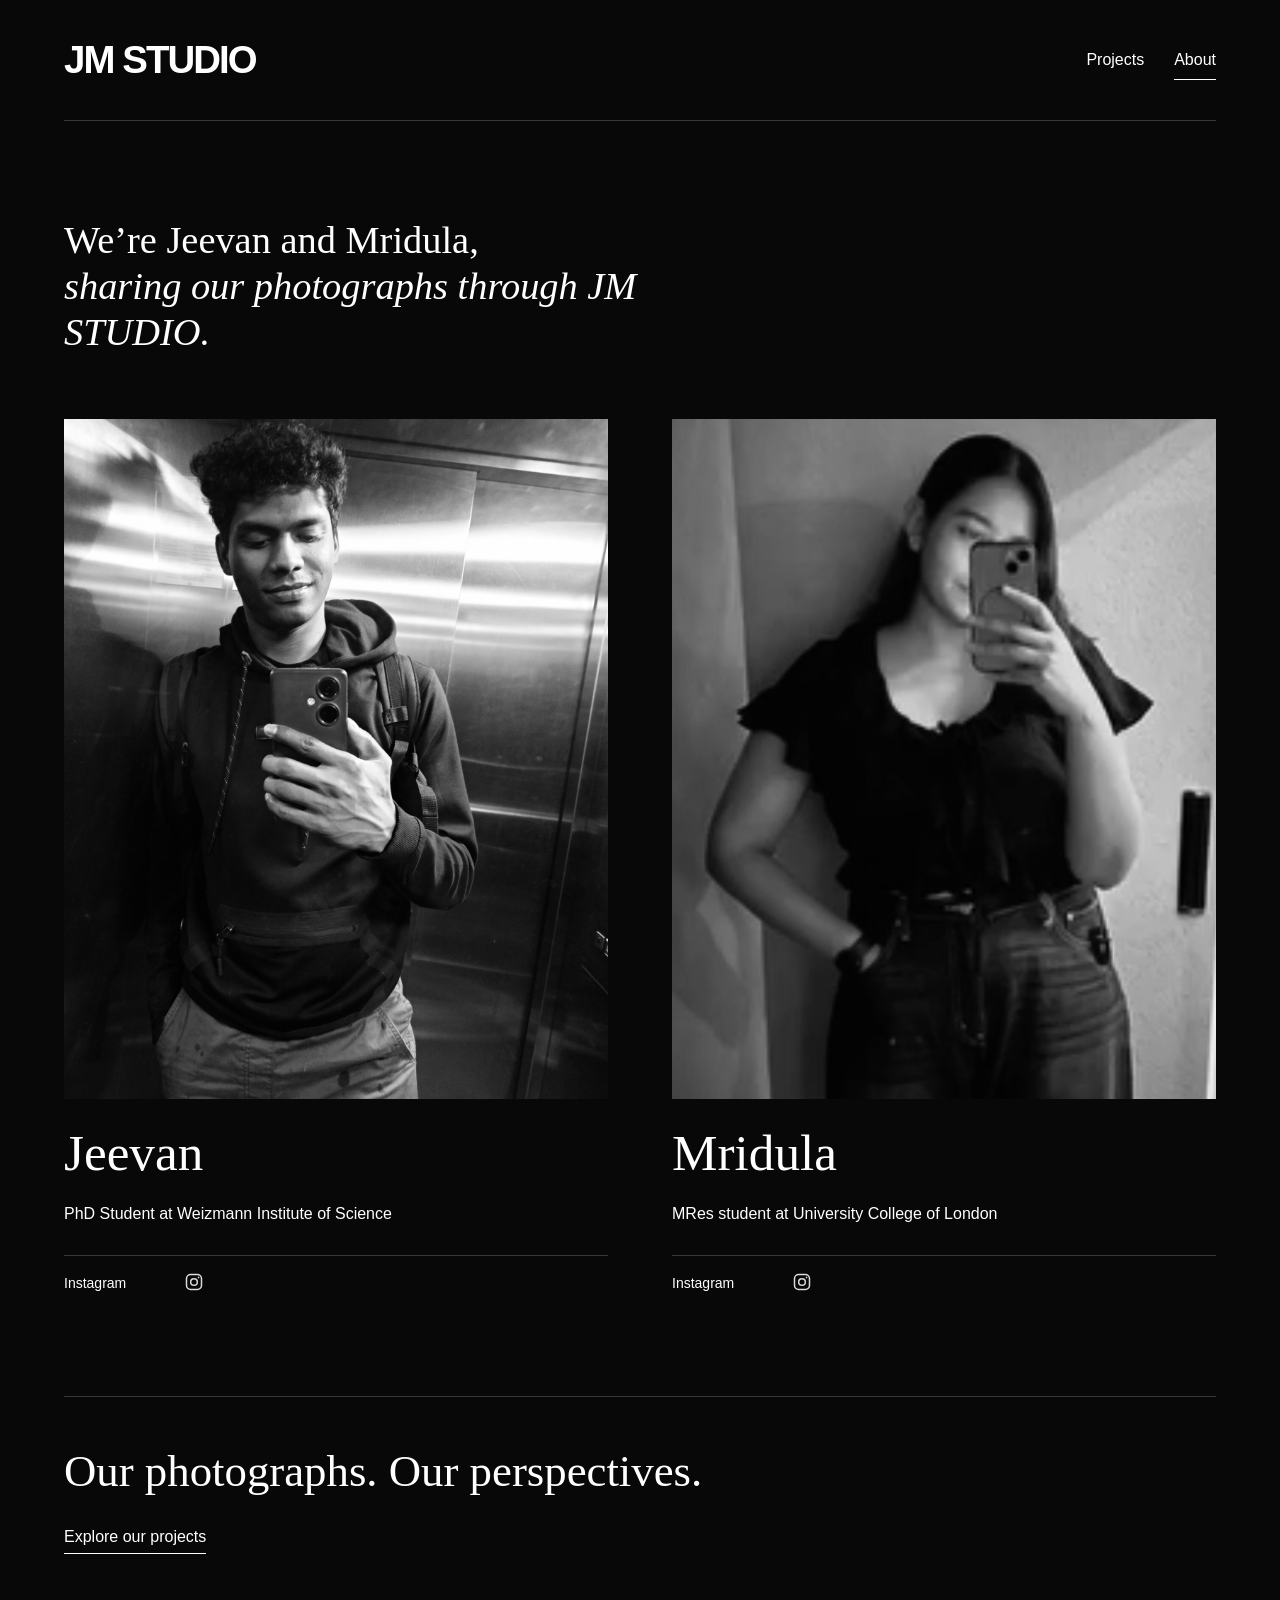
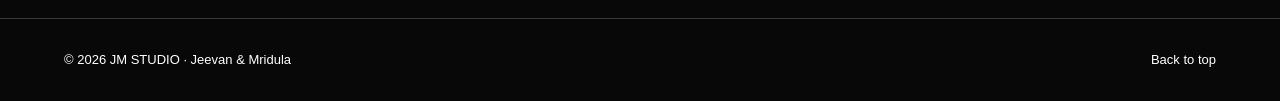
<file: about.html>
<!doctype html>
<html lang="en">
<head>
  <meta charset="utf-8">
  <meta name="viewport" content="width=device-width, initial-scale=1">
  <meta name="description" content="Meet Jeevan and Mridula, a duo behind JM STUDIO.">
  <meta name="color-scheme" content="dark">
  <title>About | JM STUDIO</title>
  <!-- This stylesheet is only used by the About page. -->
  <link rel="stylesheet" href="about.css">
</head>
<body id="top">
  <a class="skip-link" href="#main">Skip to content</a>
  <header class="site-header">
    <a class="brand" href="index.html" aria-label="JM STUDIO home">JM STUDIO</a>
    <nav aria-label="Main navigation">
      <a href="index.html#projects">Projects</a>
      <a href="about.html" aria-current="page">About</a>
    </nav>
  </header>

  <main id="main">
    <section class="about-intro" aria-labelledby="studio-title">
      <!-- <p class="eyebrow">PHOTOGRAPHY BY JEEVAN AND MRIDULA</p> -->
      <!-- <h1 id="studio-title">JM STUDIO</h1> -->
      <div class="intro-bottom">
        <!-- <p class="intro-title">Two people.<br><em>A shared way of seeing.</em></p> -->
        <p class="intro-title">We’re Jeevan and Mridula,<br><em>sharing our photographs through JM STUDIO.</em></p>
        <!-- Edit this introduction whenever you are ready. -->
        <!-- <p class="intro-text">We’re Jeevan and Mridula,sharing our photographs through JM STUDIO.</p> -->
      </div>
    </section>

      <div class="people-grid">
        <article class="person" aria-labelledby="jeevan-name">
          <div class="portrait">
            <!-- YOUR PHOTO: save images/jeevan.jpg and change src below to images/jeevan.jpg. -->
            <img src="images/about pics/j1.jpg" alt="Placeholder for Jeevan’s portrait" width="900" height="1125" decoding="async">
          </div>
          <div class="person-heading">
            <h3 id="jeevan-name">Jeevan</h3>
            <!-- <span>JM STUDIO</span> -->
          </div>
          <!-- Replace this paragraph with Jeevan’s biography. -->
          <p class="bio">PhD Student at Weizmann Institute of Science</p>
          <dl class="details">
            <!-- <div><dt>Education</dt><dd>Add your education here.</dd></div> -->
            <!-- <div><dt>Email</dt><dd>Add your email here.</dd></div> -->
            <div>
              <dt>Instagram</dt>
              <dd>
                <!-- Replace YOUR-HANDLE with Jeevan’s Instagram username. -->
                <a class="social-link" href="https://www.instagram.com/studiesofnaturalhistory/" target="_blank" rel="noopener noreferrer" aria-label="Jeevan on Instagram">
                  <svg viewBox="0 0 24 24" width="20" height="20" fill="none" stroke="currentColor" stroke-width="1.8" stroke-linecap="round" stroke-linejoin="round" aria-hidden="true">
                    <rect x="3" y="3" width="18" height="18" rx="5"/>
                    <circle cx="12" cy="12" r="4"/>
                    <circle cx="17.5" cy="6.5" r="1" fill="currentColor" stroke="none"/>
                  </svg>
                </a>
              </dd>
            </div>
          </dl>
          <!-- To make your email clickable, replace the email dd above with:
          <dd><a href="mailto:YOUR-EMAIL">YOUR-EMAIL</a></dd>
          -->
        </article>

        <article class="person" aria-labelledby="mridula-name">
          <div class="portrait">
            <!-- YOUR PHOTO: save images/mridula.jpg and change src below to images/mridula.jpg. -->
            <img src="images/about pics/m1.jpg" alt="Placeholder for Mridula’s portrait" width="900" height="1125" decoding="async">
          </div>
          <div class="person-heading">
            <h3 id="mridula-name">Mridula</h3>
            <!-- <span>JM STUDIO</span> -->
          </div>
          <!-- Replace this paragraph with Mridula’s biography. -->
          <p class="bio">MRes student at University College of London</p>
          <dl class="details">
            <!-- <div><dt>Education</dt><dd>Add your education here.</dd></div> -->
            <!-- <div><dt>Email</dt><dd>Add your email here.</dd></div> -->
            <div>
              <dt>Instagram</dt>
              <dd>
                <!-- Replace YOUR-HANDLE with Mridula’s Instagram username. -->
                <a class="social-link" href="https://www.instagram.com/withinandwhy/" target="_blank" rel="noopener noreferrer" aria-label="Mridula on Instagram">
                  <svg viewBox="0 0 24 24" width="20" height="20" fill="none" stroke="currentColor" stroke-width="1.8" stroke-linecap="round" stroke-linejoin="round" aria-hidden="true">
                    <rect x="3" y="3" width="18" height="18" rx="5"/>
                    <circle cx="12" cy="12" r="4"/>
                    <circle cx="17.5" cy="6.5" r="1" fill="currentColor" stroke="none"/>
                  </svg>
                </a>
              </dd>
            </div>
          </dl>
          <!-- To make your email clickable, replace the email dd above with:
          <dd><a href="mailto:YOUR-EMAIL">YOUR-EMAIL</a></dd>
          -->
        </article>
      </div>
    </section>

    <section class="closing" aria-labelledby="closing-title">
      <h2 id="closing-title">Our photographs. Our perspectives.</h2>
      <a class="text-link" href="index.html#projects">Explore our projects</a>
    </section>
  </main>

  <footer>
    <span>© 2026 JM STUDIO · Jeevan &amp; Mridula</span>
    <a href="#top">Back to top</a>
  </footer>
</body>
</html>
</file>
<file: about.css>
/* JM STUDIO — About page. Independent of the existing style.css. */
:root {
  color-scheme: dark;
  --background: #080808;
  --text: #fff;
  --line: #383838;
  --gutter: clamp(22px, 5vw, 80px);
}
* { box-sizing: border-box; }
html { scroll-behavior: smooth; }
body {
  margin: 0;
  background: var(--background);
  color: var(--text);
  font: 16px/1.7 Arial, Helvetica, sans-serif;
  -webkit-font-smoothing: antialiased;
}
a { color: inherit; text-decoration: none; }
a:focus-visible { outline: 2px solid #fff; outline-offset: 6px; }
h1, h2, h3, p, dl, dd { margin: 0; }
.site-header, main, footer {
  width: min(100%, 1560px);
  margin-inline: auto;
  padding-inline: var(--gutter);
}
.site-header {
  min-height: 120px;
  display: flex;
  align-items: center;
  justify-content: space-between;
  gap: 24px;
}
.brand { font-size: clamp(25px, 3vw, 42px); font-weight: 700; letter-spacing: -.05em; line-height: 1.1; white-space: nowrap; font-family: Arial, Helvetica, sans-serif; }
nav { display: flex; gap: 30px; }
nav a { font-size: 16px; padding-block: 6px; border-bottom: 1px solid transparent; }
nav a:hover, nav a[aria-current="page"] { border-color: #fff; }
.about-intro { border-top: 1px solid var(--line); padding: 54px 0 64px; }
.eyebrow { font-size: 12px; letter-spacing: .16em; margin-bottom: 24px; }
/* Main studio name: large on desktop, scales down to fit a phone. */
h1 { font-size: clamp(48px, 12.5vw, 180px); line-height: 1; font-weight: 700; letter-spacing: -.065em; }
.intro-bottom { display: grid; grid-template-columns: 1.15fr 1fr; gap: 48px; align-items: end; margin-top: 42px; }
.intro-title { font: 400 clamp(28px, 3vw, 44px)/1.2 Georgia, 'Times New Roman', serif; }
.intro-text { max-width: 440px; justify-self: end; }
.section-heading { border-top: 1px solid var(--line); padding: 22px 0 30px; display: flex; justify-content: space-between; align-items: center; gap: 20px; }
.section-heading h2 { font-size: 18px; font-weight: 400; }
.section-heading span { font-size: 12px; letter-spacing: .13em; }
.people-grid { display: grid; grid-template-columns: repeat(2, minmax(0, 1fr)); gap: clamp(24px, 5vw, 80px); }
.person { min-width: 0; }
.portrait { overflow: hidden; background: #121212; }
.portrait img {
  display: block;
  width: 100%;
  height: auto;
  aspect-ratio: 4 / 5;
  object-fit: cover;
  object-position: center;
  filter: grayscale(100%);
}
/* Adjust object-position above if a face needs to sit higher/lower in the frame.
   Remove filter: grayscale(100%) if you prefer original photo colors. */
.person-heading { display: flex; align-items: baseline; justify-content: space-between; gap: 16px; padding: 26px 0 18px; }
.person-heading h3 { font: 400 clamp(36px, 4vw, 54px)/1.1 Georgia, 'Times New Roman', serif; }
.person-heading span { font-size: 12px; letter-spacing: .14em; }
.bio { max-width: 500px; margin-bottom: 28px; }
.details > div { display: grid; grid-template-columns: 100px minmax(0, 1fr); gap: 20px; padding-block: 16px; border-top: 1px solid var(--line); }
.details dt { font-size: 14px; }
.details dd { overflow-wrap: anywhere; }
.details a { text-decoration: underline; text-underline-offset: 4px; }

/* Instagram icon link (overrides the underline from .details a) */
.details a.social-link {
  display: inline-flex;
  align-items: center;
  text-decoration: none;
  opacity: .85;
  transition: opacity .2s ease, transform .2s ease;
}
.details a.social-link:hover { opacity: 1; transform: translateY(-1px); }
.details a.social-link svg { display: block; }

.closing { margin-top: 80px; padding: 48px 0 64px; border-top: 1px solid var(--line); }
.closing h2 { font: 400 clamp(28px, 3.5vw, 48px)/1.2 Georgia, 'Times New Roman', serif; margin-bottom: 24px; }
.text-link { display: inline-block; border-bottom: 1px solid #fff; padding-bottom: 3px; }
footer { display: flex; justify-content: space-between; gap: 24px; border-top: 1px solid var(--line); padding-block: 30px; font-size: 13px; }
footer a:hover { text-decoration: underline; }
.skip-link { position: absolute; top: -100px; left: 16px; background: #080808; padding: 12px; z-index: 2; }
.skip-link:focus { top: 12px; }
@media (max-width: 650px) {
  .site-header { min-height: 96px; gap: 18px; }
  nav { gap: 18px; }
  nav a { font-size: 14px; }
  .about-intro { padding: 36px 0 42px; }
  .eyebrow { font-size: 11px; letter-spacing: .1em; }
  .intro-bottom { grid-template-columns: 1fr; gap: 22px; margin-top: 28px; }
  .intro-text { justify-self: start; }
  .section-heading span { font-size: 10px; text-align: right; }
  .people-grid { grid-template-columns: 1fr; gap: 48px; }
  .details > div { grid-template-columns: 80px minmax(0, 1fr); gap: 14px; }
  .closing { margin-top: 48px; padding: 36px 0 44px; }
  footer { flex-wrap: wrap; gap: 12px; }
}
@media (prefers-reduced-motion: reduce) {
  html { scroll-behavior: auto; }
  .details a.social-link { transition: none; }
}
</file>
